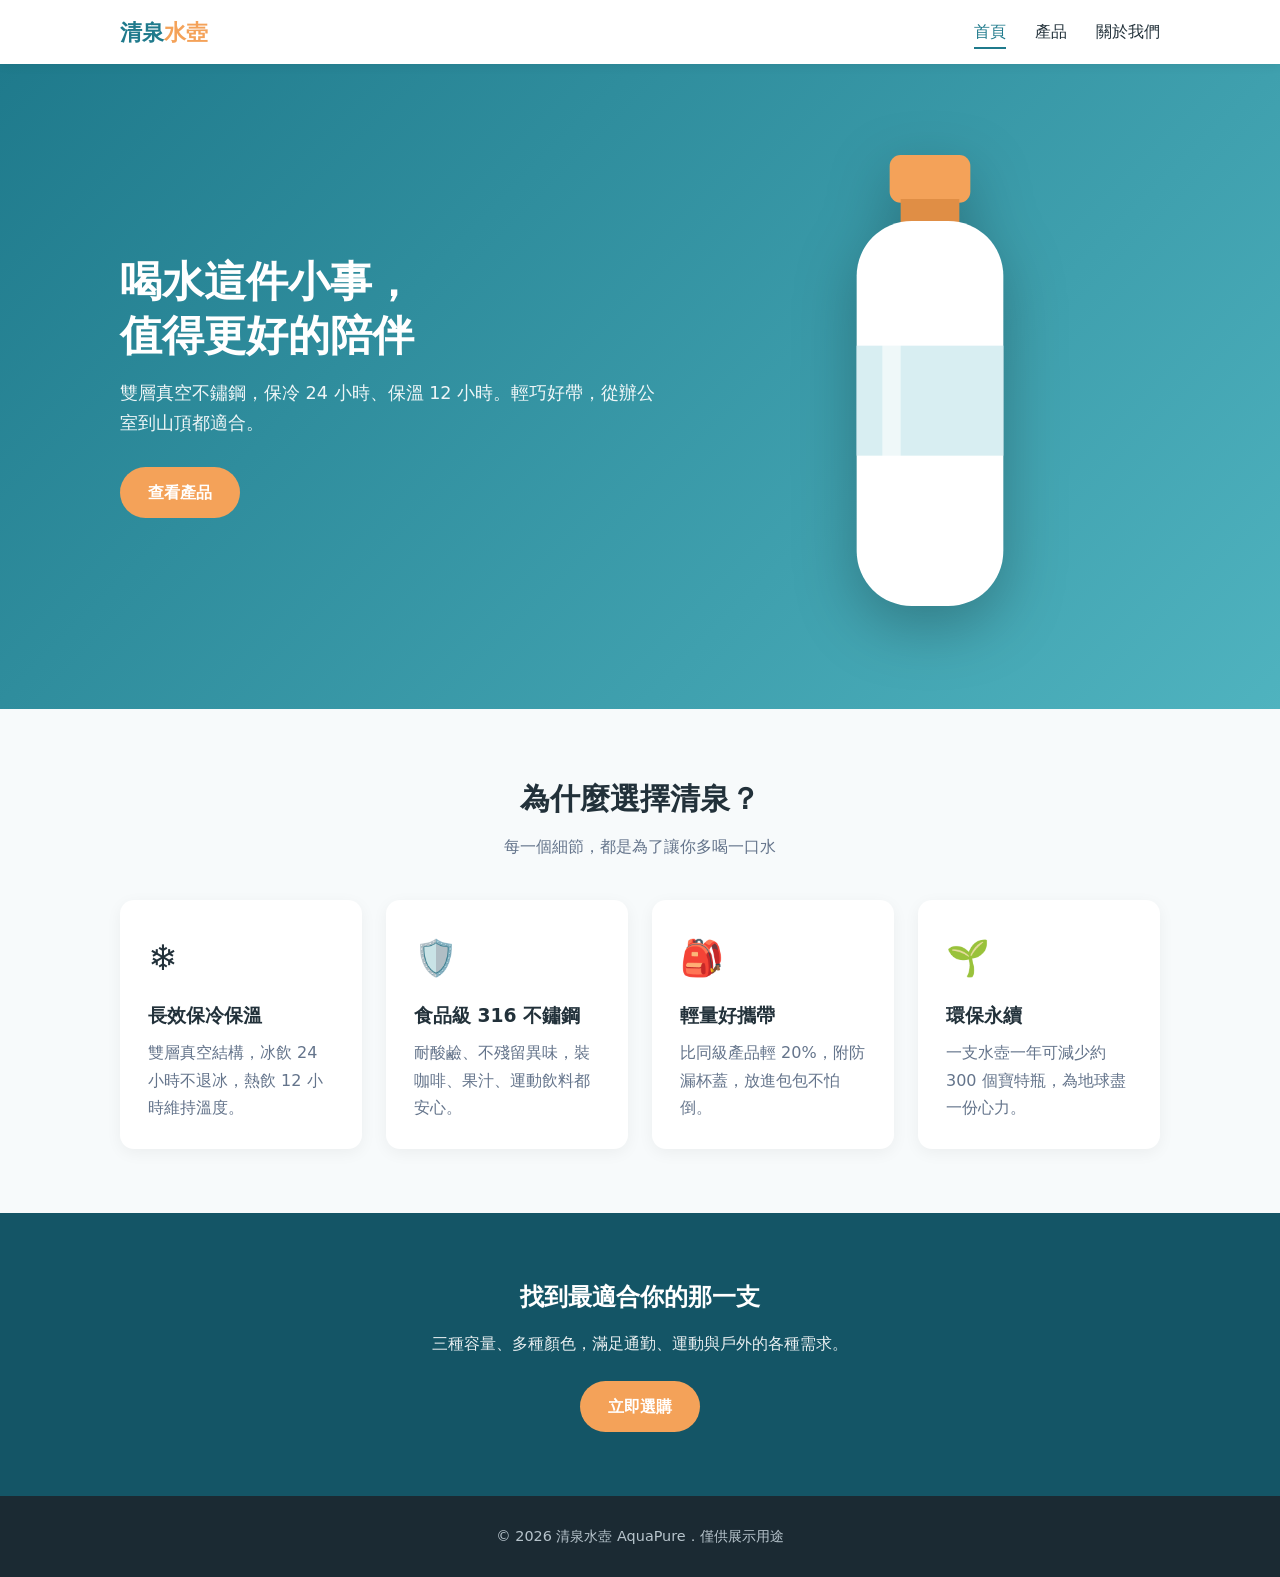
<file: index.html>
<!DOCTYPE html>
<html lang="zh-Hant">

<head>
    <meta charset="UTF-8">
    <meta name="viewport" content="width=device-width, initial-scale=1.0">
    <title>清泉水壺 AquaPure｜首頁</title>
    <link rel="stylesheet" href="style.css">
</head>

<body>
    <header>
        <div class="container">
            <a href="index.html" class="logo">清泉<span>水壺</span></a>
            <nav>
                <a href="index.html" class="active">首頁</a>
                <a href="products.html">產品</a>
                <a href="about.html">關於我們</a>
            </nav>
        </div>
    </header>

    <section class="hero">
        <div class="container">
            <div class="hero-text">
                <h1>喝水這件小事，<br>值得更好的陪伴</h1>
                <p>雙層真空不鏽鋼，保冷 24 小時、保溫 12 小時。輕巧好帶，從辦公室到山頂都適合。</p>
                <a href="products.html" class="btn">查看產品</a>
            </div>
            <div class="hero-img">
                <svg viewBox="0 0 120 260" xmlns="http://www.w3.org/2000/svg" aria-label="水壺插圖">
                    <rect x="38" y="6" width="44" height="26" rx="6" fill="#f4a259" />
                    <rect x="44" y="30" width="32" height="14" fill="#e08e45" />
                    <rect x="20" y="42" width="80" height="210" rx="30" fill="#ffffff" />
                    <rect x="20" y="110" width="80" height="60" fill="#d8eef2" />
                    <rect x="34" y="60" width="10" height="160" rx="5" fill="#ffffff" opacity="0.6" />
                </svg>
            </div>
        </div>
    </section>

    <section>
        <div class="container">
            <h2 class="section-title">為什麼選擇清泉？</h2>
            <p class="section-sub">每一個細節，都是為了讓你多喝一口水</p>
            <div class="grid">
                <div class="card">
                    <div class="icon">❄️</div>
                    <h3>長效保冷保溫</h3>
                    <p>雙層真空結構，冰飲 24 小時不退冰，熱飲 12 小時維持溫度。</p>
                </div>
                <div class="card">
                    <div class="icon">🛡️</div>
                    <h3>食品級 316 不鏽鋼</h3>
                    <p>耐酸鹼、不殘留異味，裝咖啡、果汁、運動飲料都安心。</p>
                </div>
                <div class="card">
                    <div class="icon">🎒</div>
                    <h3>輕量好攜帶</h3>
                    <p>比同級產品輕 20%，附防漏杯蓋，放進包包不怕倒。</p>
                </div>
                <div class="card">
                    <div class="icon">🌱</div>
                    <h3>環保永續</h3>
                    <p>一支水壺一年可減少約 300 個寶特瓶，為地球盡一份心力。</p>
                </div>
            </div>
        </div>
    </section>

    <section class="cta">
        <div class="container">
            <h2>找到最適合你的那一支</h2>
            <p>三種容量、多種顏色，滿足通勤、運動與戶外的各種需求。</p>
            <a href="products.html" class="btn">立即選購</a>
        </div>
    </section>

    <footer>
        <p>© 2026 清泉水壺 AquaPure．僅供展示用途</p>
    </footer>
</body>

</html>
</file>
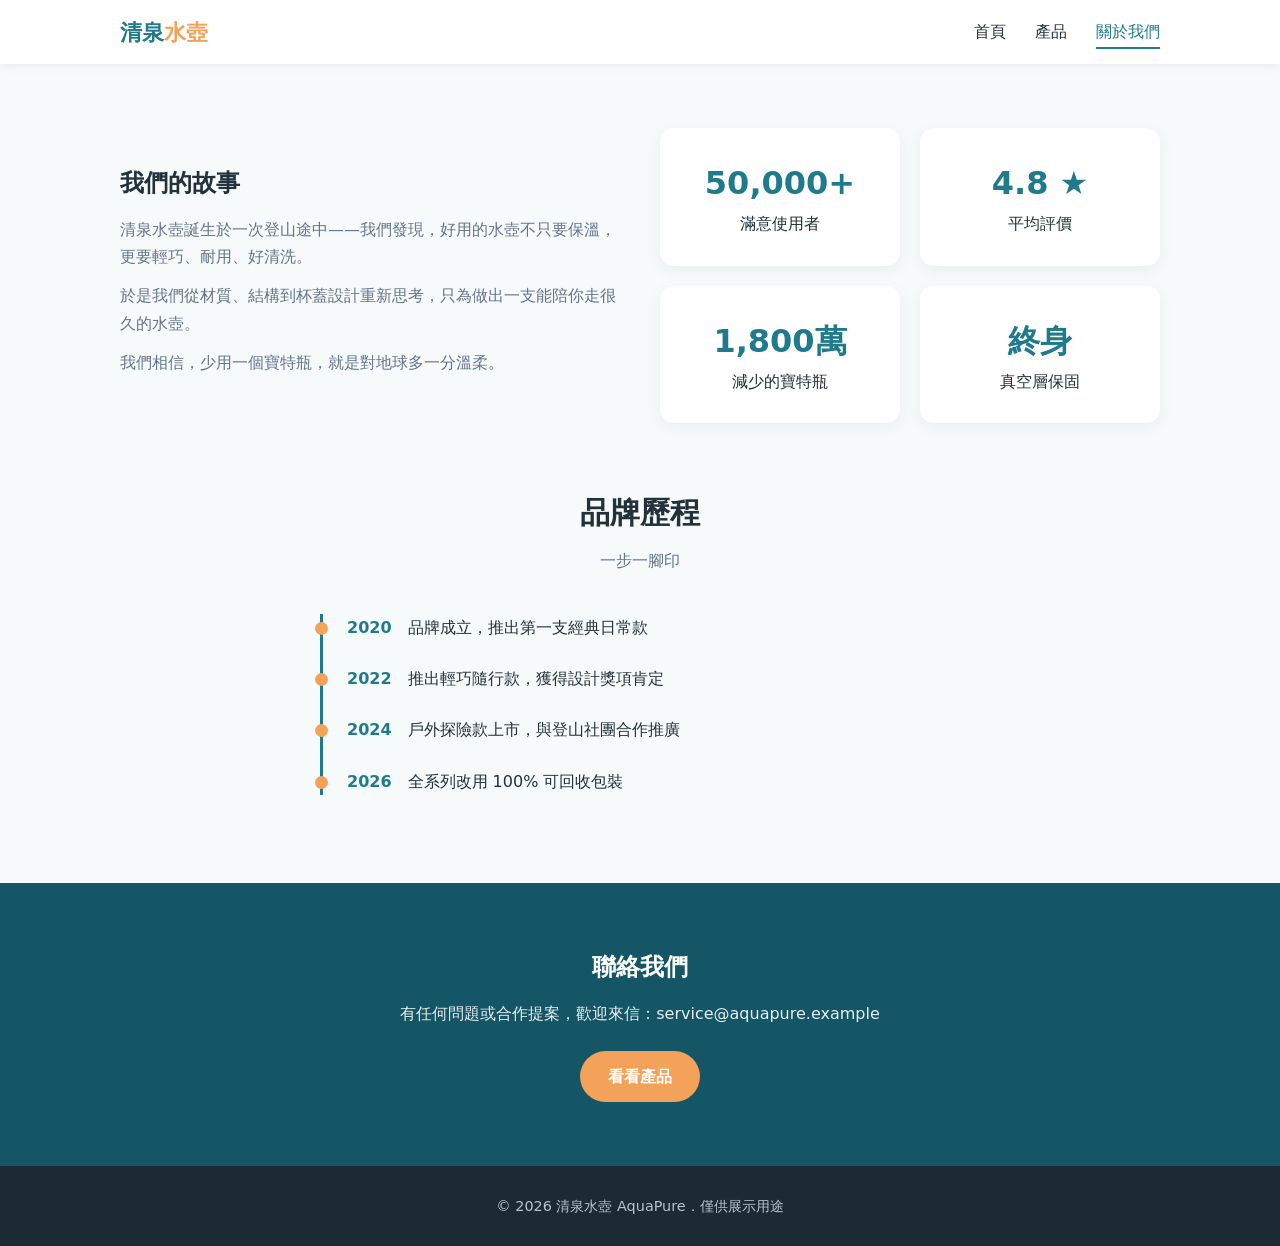
<file: about.html>
<!DOCTYPE html>
<html lang="zh-Hant">

<head>
    <meta charset="UTF-8">
    <meta name="viewport" content="width=device-width, initial-scale=1.0">
    <title>清泉水壺 AquaPure｜關於我們</title>
    <link rel="stylesheet" href="style.css">
</head>

<body>
    <header>
        <div class="container">
            <a href="index.html" class="logo">清泉<span>水壺</span></a>
            <nav>
                <a href="index.html">首頁</a>
                <a href="products.html">產品</a>
                <a href="about.html" class="active">關於我們</a>
            </nav>
        </div>
    </header>

    <section>
        <div class="container about-intro">
            <div>
                <h2>我們的故事</h2>
                <p>清泉水壺誕生於一次登山途中——我們發現，好用的水壺不只要保溫，更要輕巧、耐用、好清洗。</p>
                <p>於是我們從材質、結構到杯蓋設計重新思考，只為做出一支能陪你走很久的水壺。</p>
                <p>我們相信，少用一個寶特瓶，就是對地球多一分溫柔。</p>
            </div>
            <div class="stats">
                <div class="card"><strong>50,000+</strong>滿意使用者</div>
                <div class="card"><strong>4.8 ★</strong>平均評價</div>
                <div class="card"><strong>1,800萬</strong>減少的寶特瓶</div>
                <div class="card"><strong>終身</strong>真空層保固</div>
            </div>
        </div>
    </section>

    <section style="padding-top: 0;">
        <div class="container">
            <h2 class="section-title">品牌歷程</h2>
            <p class="section-sub">一步一腳印</p>
            <ul class="timeline">
                <li><b>2020</b>　品牌成立，推出第一支經典日常款</li>
                <li><b>2022</b>　推出輕巧隨行款，獲得設計獎項肯定</li>
                <li><b>2024</b>　戶外探險款上市，與登山社團合作推廣</li>
                <li><b>2026</b>　全系列改用 100% 可回收包裝</li>
            </ul>
        </div>
    </section>

    <section class="cta">
        <div class="container">
            <h2>聯絡我們</h2>
            <p>有任何問題或合作提案，歡迎來信：service@aquapure.example</p>
            <a href="products.html" class="btn">看看產品</a>
        </div>
    </section>

    <footer>
        <p>© 2026 清泉水壺 AquaPure．僅供展示用途</p>
    </footer>
</body>

</html>
</file>
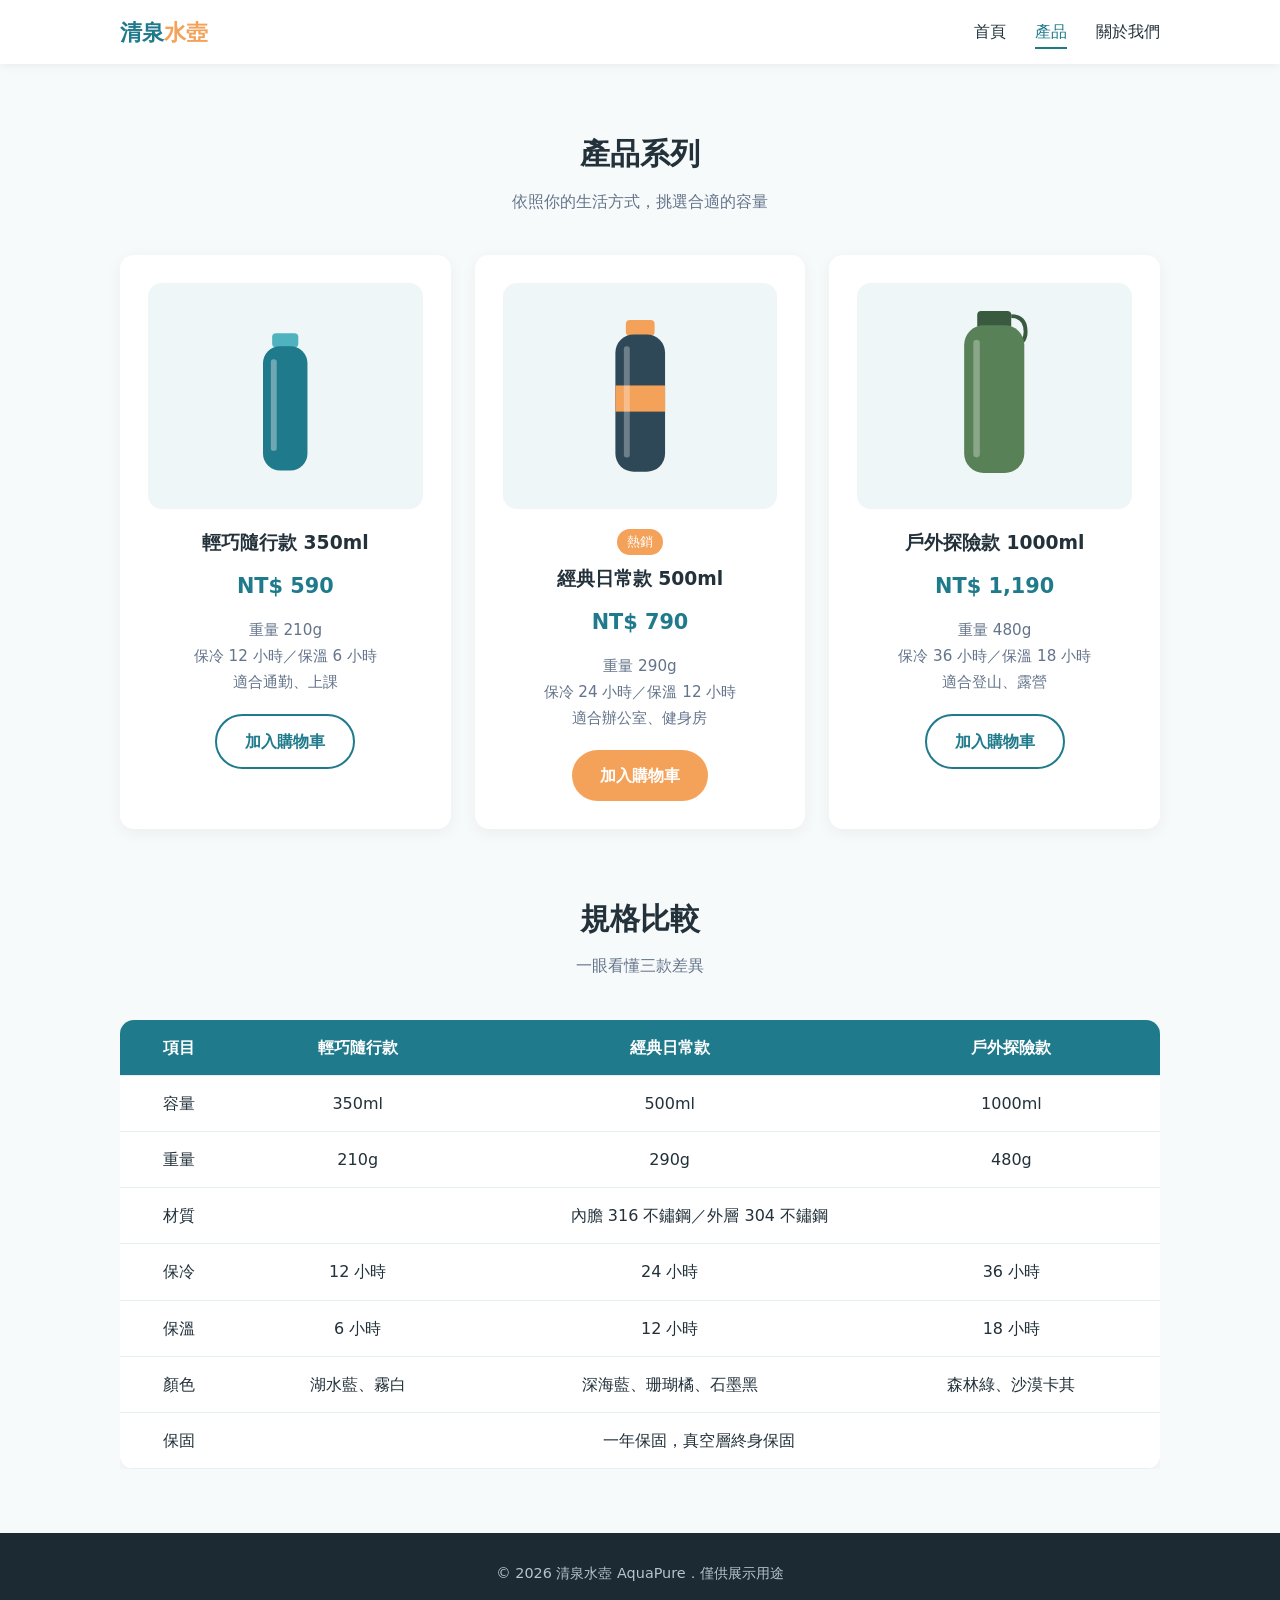
<file: products.html>
<!DOCTYPE html>
<html lang="zh-Hant">

<head>
    <meta charset="UTF-8">
    <meta name="viewport" content="width=device-width, initial-scale=1.0">
    <title>清泉水壺 AquaPure｜產品</title>
    <link rel="stylesheet" href="style.css">
</head>

<body>
    <header>
        <div class="container">
            <a href="index.html" class="logo">清泉<span>水壺</span></a>
            <nav>
                <a href="index.html">首頁</a>
                <a href="products.html" class="active">產品</a>
                <a href="about.html">關於我們</a>
            </nav>
        </div>
    </header>

    <section>
        <div class="container">
            <h2 class="section-title">產品系列</h2>
            <p class="section-sub">依照你的生活方式，挑選合適的容量</p>
            <div class="grid">
                <div class="card product">
                    <div class="img">
                        <svg viewBox="0 0 120 260" xmlns="http://www.w3.org/2000/svg">
                            <rect x="40" y="40" width="40" height="22" rx="6" fill="#4fb3bf" />
                            <rect x="26" y="60" width="68" height="190" rx="26" fill="#1f7a8c" />
                            <rect x="38" y="80" width="9" height="140" rx="4" fill="#fff" opacity="0.35" />
                        </svg>
                    </div>
                    <h3>輕巧隨行款 350ml</h3>
                    <div class="price">NT$ 590</div>
                    <ul>
                        <li>重量 210g</li>
                        <li>保冷 12 小時／保溫 6 小時</li>
                        <li>適合通勤、上課</li>
                    </ul>
                    <a href="#" class="btn btn-outline">加入購物車</a>
                </div>

                <div class="card product">
                    <div class="img">
                        <svg viewBox="0 0 120 260" xmlns="http://www.w3.org/2000/svg">
                            <rect x="38" y="20" width="44" height="24" rx="6" fill="#f4a259" />
                            <rect x="22" y="42" width="76" height="210" rx="28" fill="#2f4858" />
                            <rect x="22" y="120" width="76" height="40" fill="#f4a259" />
                            <rect x="35" y="60" width="9" height="170" rx="4" fill="#fff" opacity="0.3" />
                        </svg>
                    </div>
                    <span class="tag">熱銷</span>
                    <h3>經典日常款 500ml</h3>
                    <div class="price">NT$ 790</div>
                    <ul>
                        <li>重量 290g</li>
                        <li>保冷 24 小時／保溫 12 小時</li>
                        <li>適合辦公室、健身房</li>
                    </ul>
                    <a href="#" class="btn">加入購物車</a>
                </div>

                <div class="card product">
                    <div class="img">
                        <svg viewBox="0 0 120 260" xmlns="http://www.w3.org/2000/svg">
                            <path d="M40 6 h40 a6 6 0 0 1 6 6 v18 h-52 v-18 a6 6 0 0 1 6 -6z" fill="#3a5a40" />
                            <path d="M86 14 q22 0 22 24 q0 20 -22 20" stroke="#3a5a40" stroke-width="6" fill="none" />
                            <rect x="14" y="28" width="92" height="226" rx="30" fill="#588157" />
                            <rect x="28" y="50" width="10" height="180" rx="5" fill="#fff" opacity="0.3" />
                        </svg>
                    </div>
                    <h3>戶外探險款 1000ml</h3>
                    <div class="price">NT$ 1,190</div>
                    <ul>
                        <li>重量 480g</li>
                        <li>保冷 36 小時／保溫 18 小時</li>
                        <li>適合登山、露營</li>
                    </ul>
                    <a href="#" class="btn btn-outline">加入購物車</a>
                </div>
            </div>
        </div>
    </section>

    <section style="padding-top: 0;">
        <div class="container">
            <h2 class="section-title">規格比較</h2>
            <p class="section-sub">一眼看懂三款差異</p>
            <div class="table-wrap">
                <table>
                    <tr>
                        <th>項目</th>
                        <th>輕巧隨行款</th>
                        <th>經典日常款</th>
                        <th>戶外探險款</th>
                    </tr>
                    <tr>
                        <td>容量</td>
                        <td>350ml</td>
                        <td>500ml</td>
                        <td>1000ml</td>
                    </tr>
                    <tr>
                        <td>重量</td>
                        <td>210g</td>
                        <td>290g</td>
                        <td>480g</td>
                    </tr>
                    <tr>
                        <td>材質</td>
                        <td colspan="3">內膽 316 不鏽鋼／外層 304 不鏽鋼</td>
                    </tr>
                    <tr>
                        <td>保冷</td>
                        <td>12 小時</td>
                        <td>24 小時</td>
                        <td>36 小時</td>
                    </tr>
                    <tr>
                        <td>保溫</td>
                        <td>6 小時</td>
                        <td>12 小時</td>
                        <td>18 小時</td>
                    </tr>
                    <tr>
                        <td>顏色</td>
                        <td>湖水藍、霧白</td>
                        <td>深海藍、珊瑚橘、石墨黑</td>
                        <td>森林綠、沙漠卡其</td>
                    </tr>
                    <tr>
                        <td>保固</td>
                        <td colspan="3">一年保固，真空層終身保固</td>
                    </tr>
                </table>
            </div>
        </div>
    </section>

    <footer>
        <p>© 2026 清泉水壺 AquaPure．僅供展示用途</p>
    </footer>
</body>

</html>
</file>
<file: style.css>
:root {
  --primary: #1f7a8c;
  --primary-dark: #145566;
  --accent: #f4a259;
  --bg: #f7fafb;
  --card: #ffffff;
  --text: #22313a;
  --muted: #64748b;
  --radius: 14px;
}

* { box-sizing: border-box; margin: 0; padding: 0; }

body {
  font-family: "Noto Sans TC", "Microsoft JhengHei", system-ui, sans-serif;
  background: var(--bg);
  color: var(--text);
  line-height: 1.7;
}

a { color: inherit; text-decoration: none; }

.container { max-width: 1080px; margin: 0 auto; padding: 0 20px; }

/* 導覽列 */
header {
  background: var(--card);
  box-shadow: 0 2px 10px rgba(0, 0, 0, 0.06);
  position: sticky;
  top: 0;
  z-index: 10;
}
header .container {
  display: flex;
  align-items: center;
  justify-content: space-between;
  height: 64px;
}
.logo { font-size: 1.4rem; font-weight: 700; color: var(--primary); }
.logo span { color: var(--accent); }
nav a {
  margin-left: 24px;
  font-weight: 500;
  padding: 6px 0;
  border-bottom: 2px solid transparent;
  transition: border-color 0.2s, color 0.2s;
}
nav a:hover, nav a.active { color: var(--primary); border-color: var(--primary); }

/* 主視覺 */
.hero {
  background: linear-gradient(135deg, #1f7a8c 0%, #4fb3bf 100%);
  color: #fff;
  padding: 80px 0;
}
.hero .container {
  display: flex;
  align-items: center;
  gap: 40px;
  flex-wrap: wrap;
}
.hero-text { flex: 1 1 360px; }
.hero h1 { font-size: 2.6rem; line-height: 1.3; margin-bottom: 16px; }
.hero p { font-size: 1.1rem; opacity: 0.92; margin-bottom: 28px; }
.hero-img { flex: 1 1 280px; text-align: center; }
.hero-img svg { width: 220px; height: auto; filter: drop-shadow(0 20px 30px rgba(0,0,0,0.25)); }

.btn {
  display: inline-block;
  background: var(--accent);
  color: #fff;
  padding: 12px 28px;
  border-radius: 999px;
  font-weight: 700;
  transition: transform 0.2s, box-shadow 0.2s;
}
.btn:hover { transform: translateY(-2px); box-shadow: 0 8px 18px rgba(0,0,0,0.18); }
.btn-outline { background: transparent; border: 2px solid var(--primary); color: var(--primary); }

/* 區塊 */
section { padding: 64px 0; }
.section-title { text-align: center; font-size: 1.9rem; margin-bottom: 8px; }
.section-sub { text-align: center; color: var(--muted); margin-bottom: 40px; }

.grid {
  display: grid;
  grid-template-columns: repeat(auto-fit, minmax(240px, 1fr));
  gap: 24px;
}

.card {
  background: var(--card);
  border-radius: var(--radius);
  padding: 28px;
  box-shadow: 0 4px 16px rgba(0, 0, 0, 0.05);
  transition: transform 0.2s, box-shadow 0.2s;
}
.card:hover { transform: translateY(-4px); box-shadow: 0 10px 24px rgba(0, 0, 0, 0.09); }
.card .icon { font-size: 2.2rem; margin-bottom: 12px; }
.card h3 { margin-bottom: 8px; }
.card p { color: var(--muted); }

/* 產品卡 */
.product { text-align: center; }
.product .img {
  background: #eef6f8;
  border-radius: var(--radius);
  padding: 24px 0;
  margin-bottom: 18px;
}
.product .img svg { height: 170px; width: auto; }
.product .price { color: var(--primary); font-size: 1.3rem; font-weight: 700; margin: 10px 0 14px; }
.product ul { list-style: none; color: var(--muted); font-size: 0.95rem; margin-bottom: 18px; }
.tag {
  display: inline-block;
  background: var(--accent);
  color: #fff;
  font-size: 0.8rem;
  padding: 2px 10px;
  border-radius: 999px;
  margin-bottom: 8px;
}

/* 規格表 */
table {
  width: 100%;
  border-collapse: collapse;
  background: var(--card);
  border-radius: var(--radius);
  overflow: hidden;
  box-shadow: 0 4px 16px rgba(0, 0, 0, 0.05);
}
th, td { padding: 14px 16px; text-align: center; border-bottom: 1px solid #e5eef1; }
th { background: var(--primary); color: #fff; }
.table-wrap { overflow-x: auto; }

/* 關於我們 */
.about-intro { display: flex; gap: 40px; align-items: center; flex-wrap: wrap; }
.about-intro > div { flex: 1 1 320px; }
.about-intro h2 { margin-bottom: 12px; }
.about-intro p { color: var(--muted); margin-bottom: 12px; }
.stats { display: grid; grid-template-columns: repeat(auto-fit, minmax(160px, 1fr)); gap: 20px; text-align: center; }
.stats strong { display: block; font-size: 2rem; color: var(--primary); }

.timeline { border-left: 3px solid var(--primary); padding-left: 24px; max-width: 640px; margin: 0 auto; }
.timeline li { list-style: none; margin-bottom: 24px; position: relative; }
.timeline li::before {
  content: "";
  position: absolute;
  left: -32px;
  top: 8px;
  width: 13px;
  height: 13px;
  background: var(--accent);
  border-radius: 50%;
}
.timeline b { color: var(--primary); }

/* CTA */
.cta { background: var(--primary-dark); color: #fff; text-align: center; }
.cta h2 { margin-bottom: 12px; }
.cta p { opacity: 0.9; margin-bottom: 24px; }

footer { background: #1b2a33; color: #b7c4cc; text-align: center; padding: 28px 0; font-size: 0.9rem; }

@media (max-width: 640px) {
  .hero { padding: 56px 0; }
  .hero h1 { font-size: 2rem; }
  nav a { margin-left: 14px; font-size: 0.95rem; }
  .logo { font-size: 1.2rem; }
}
</file>
